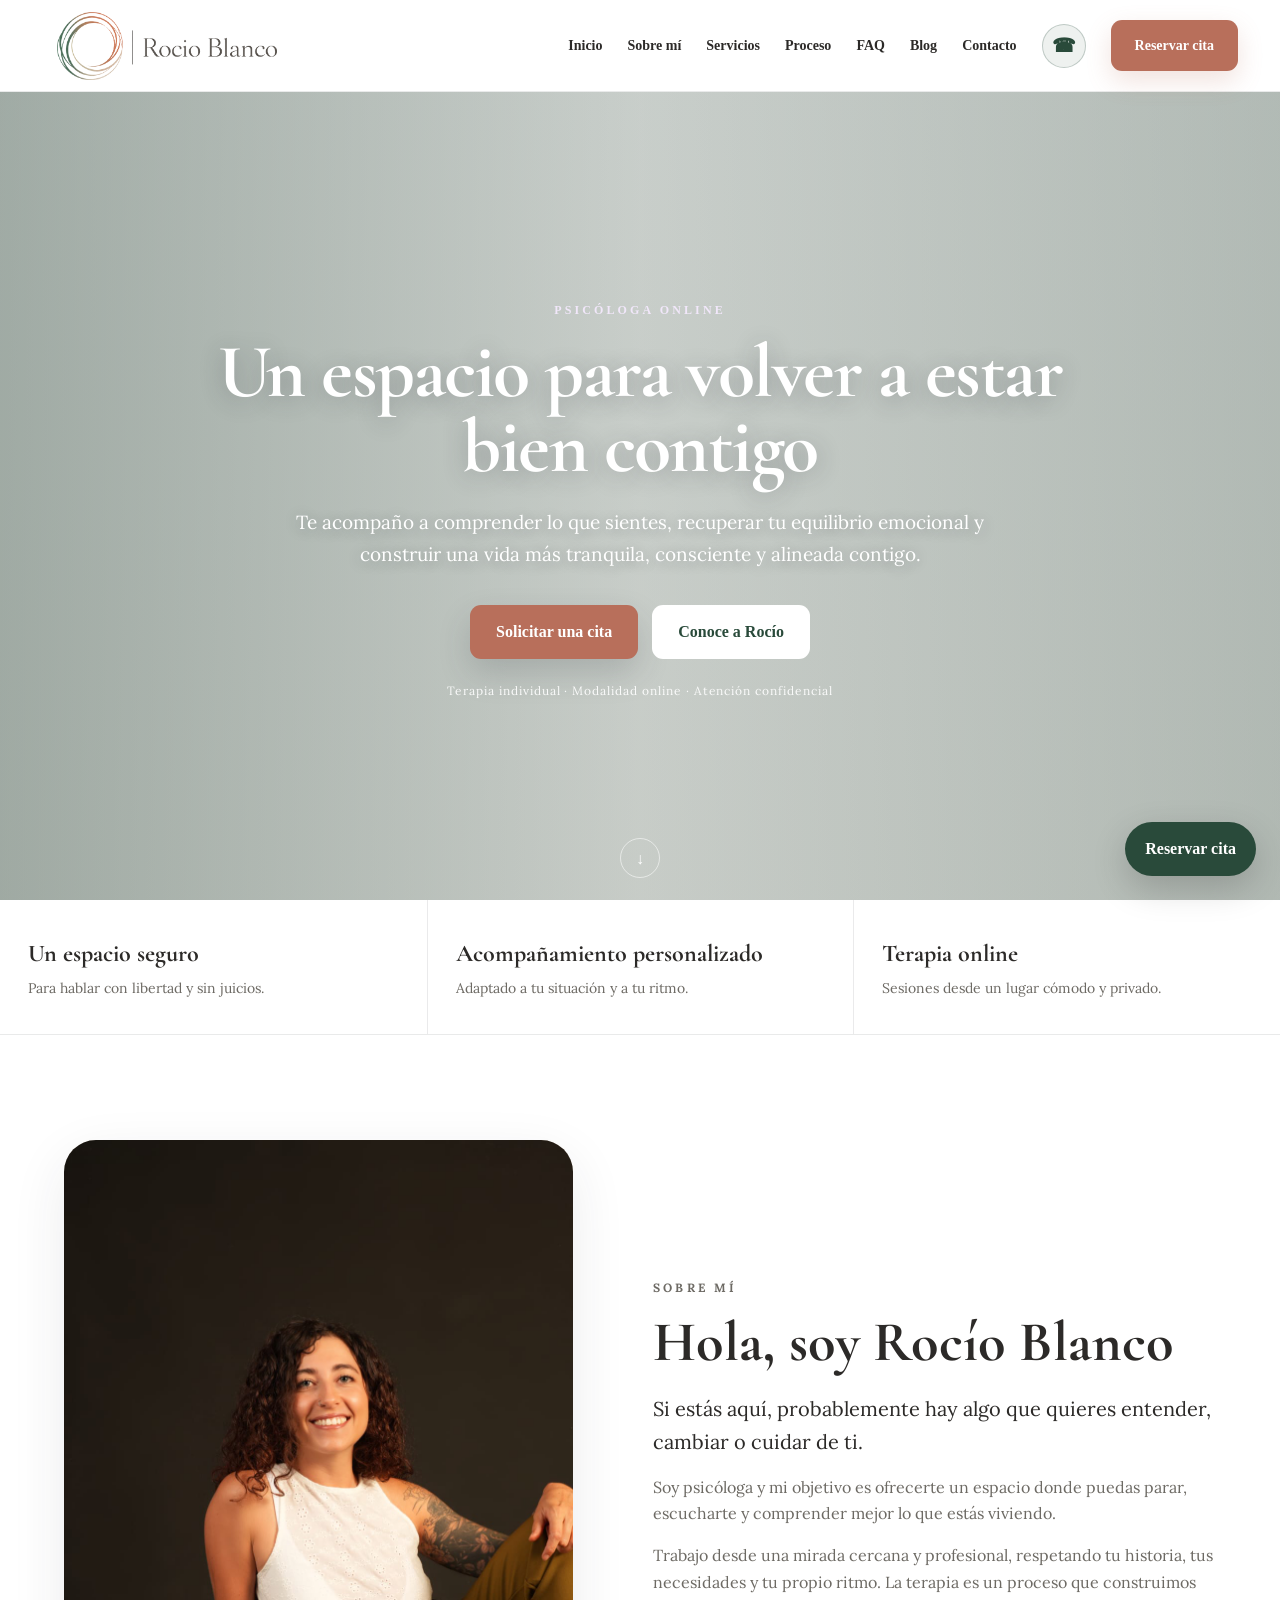
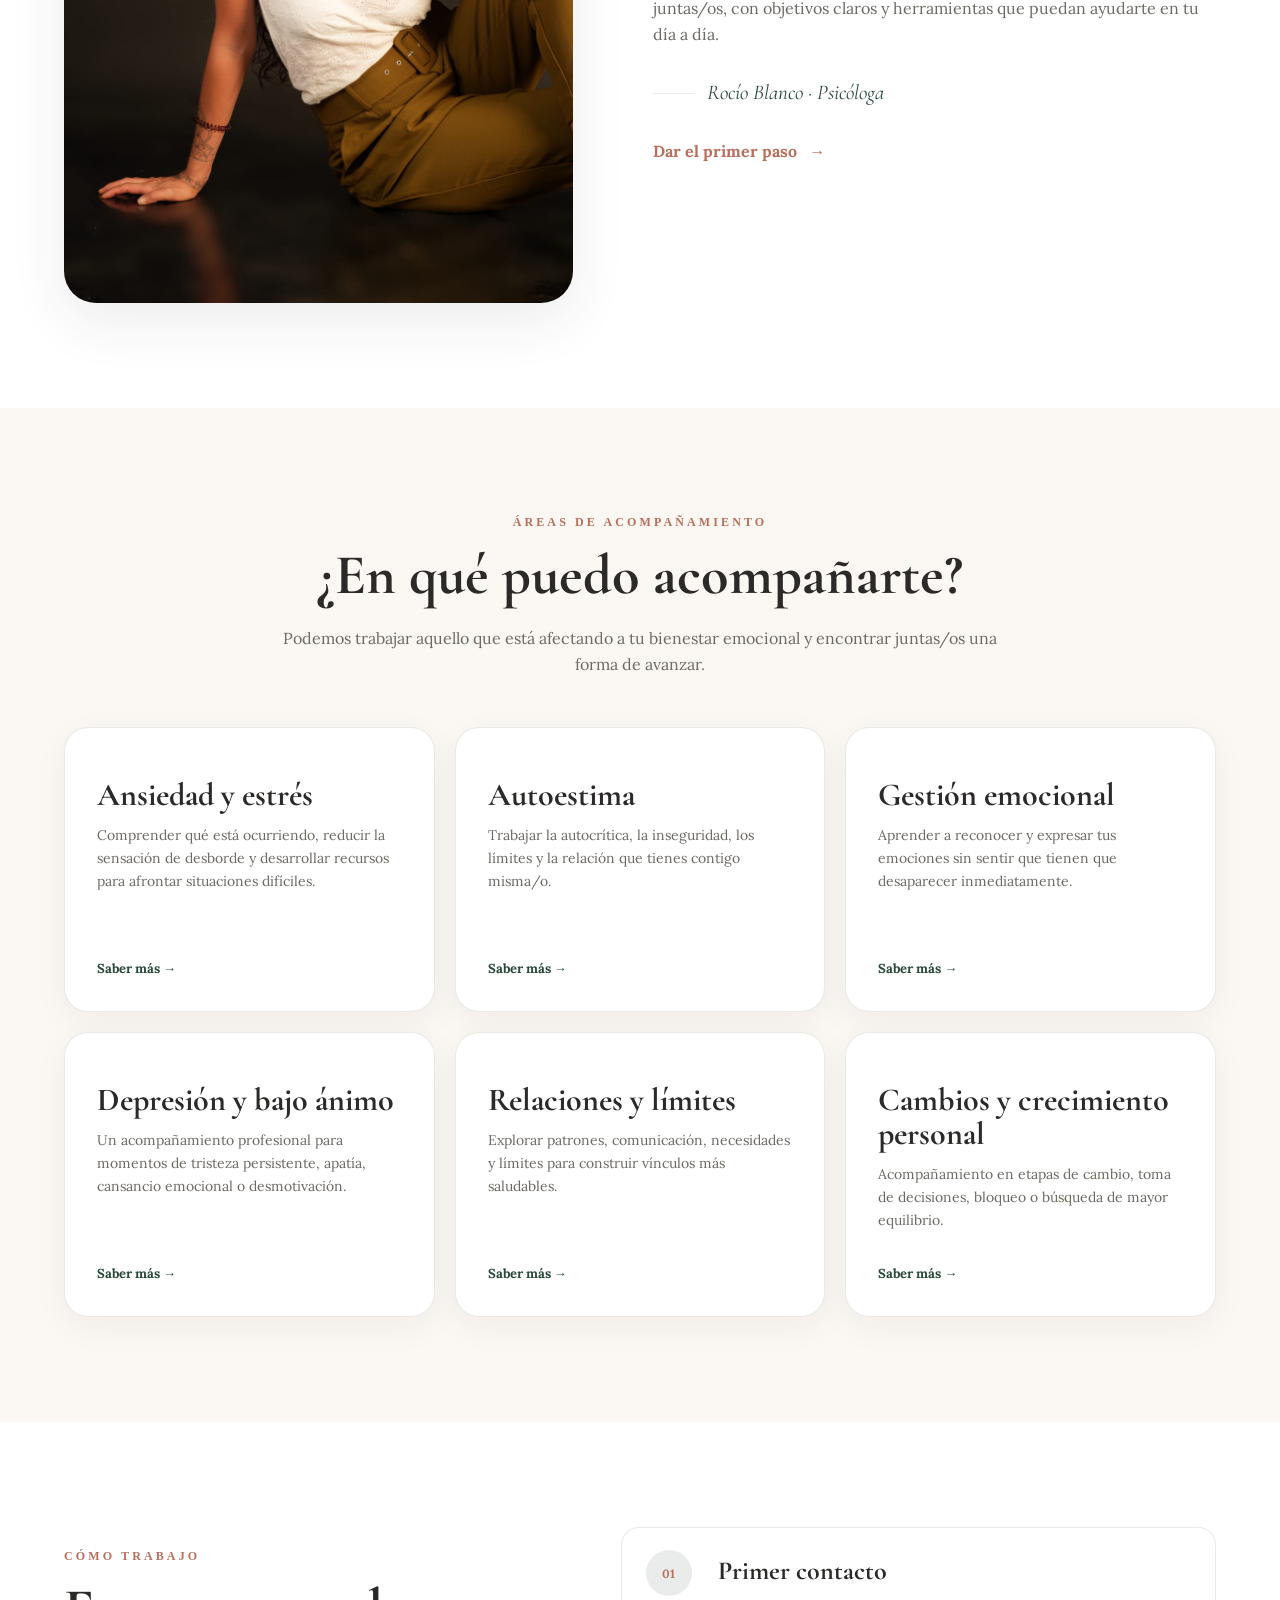
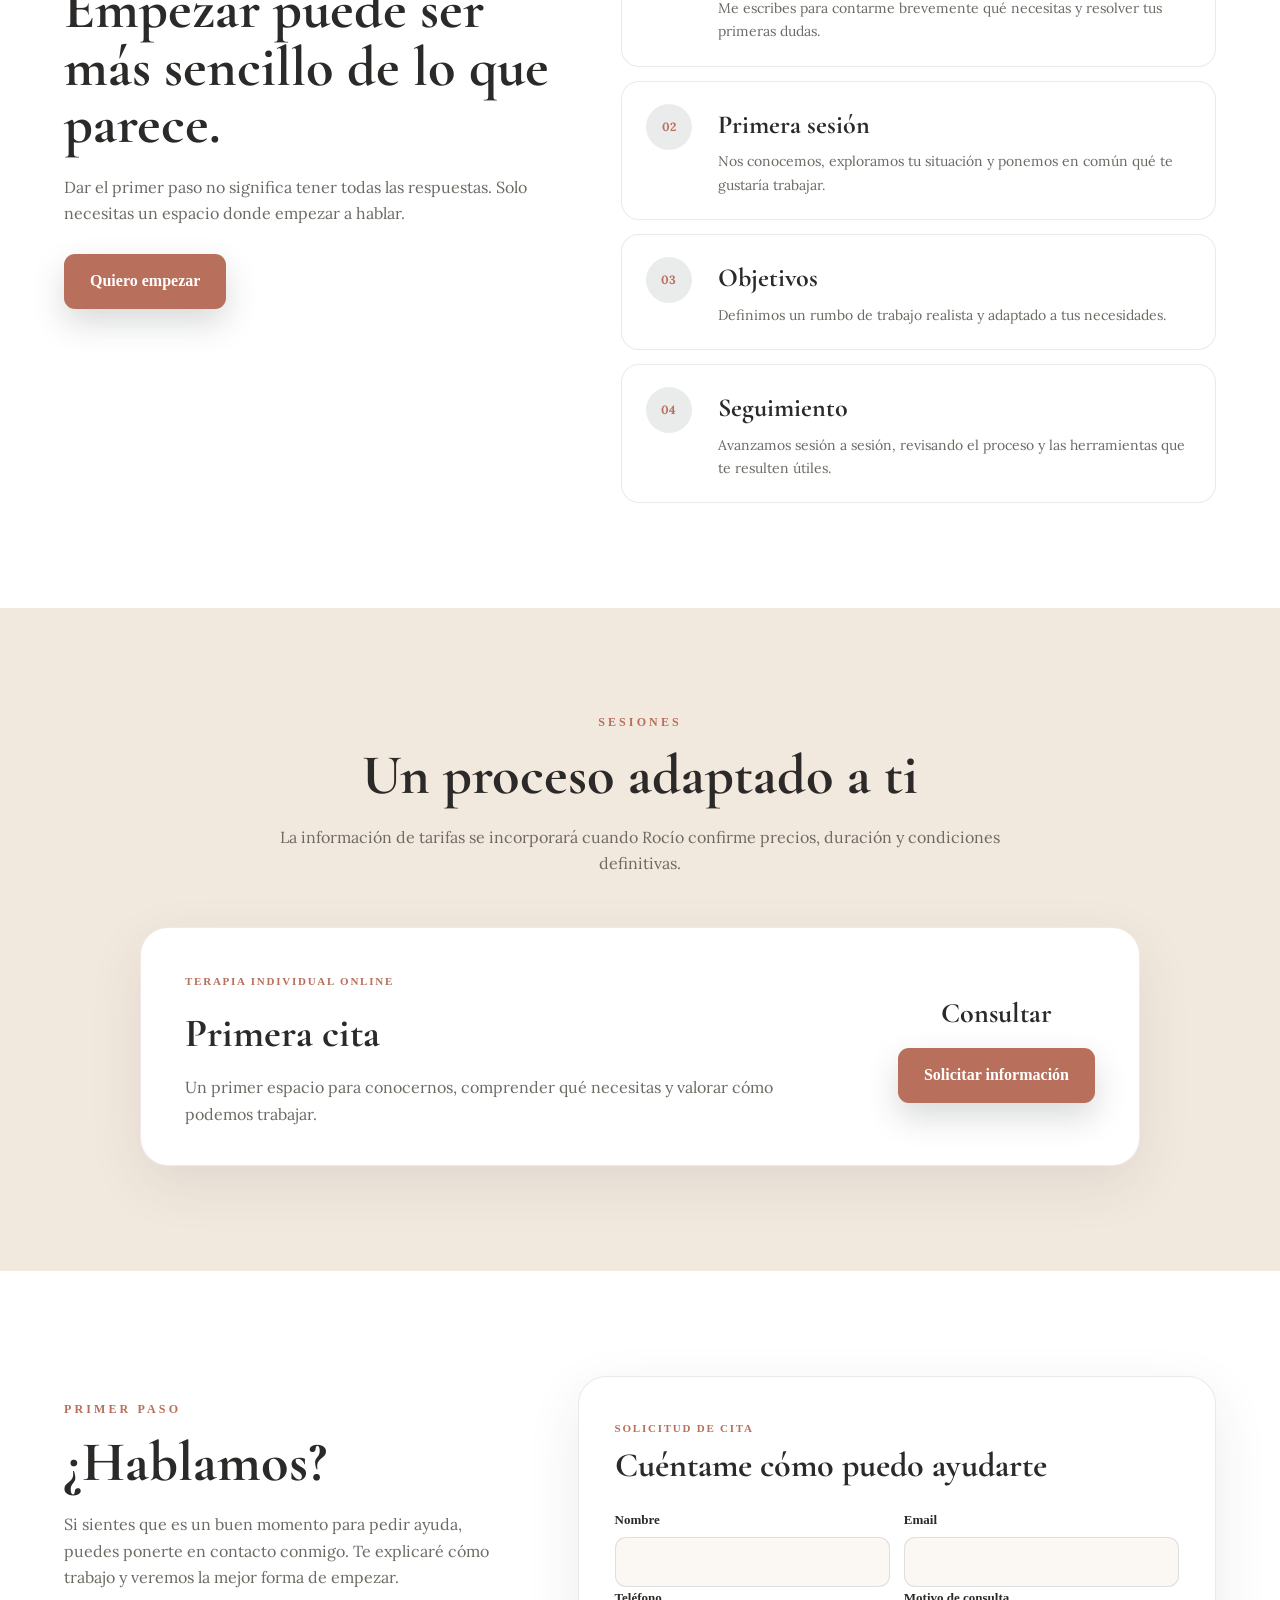
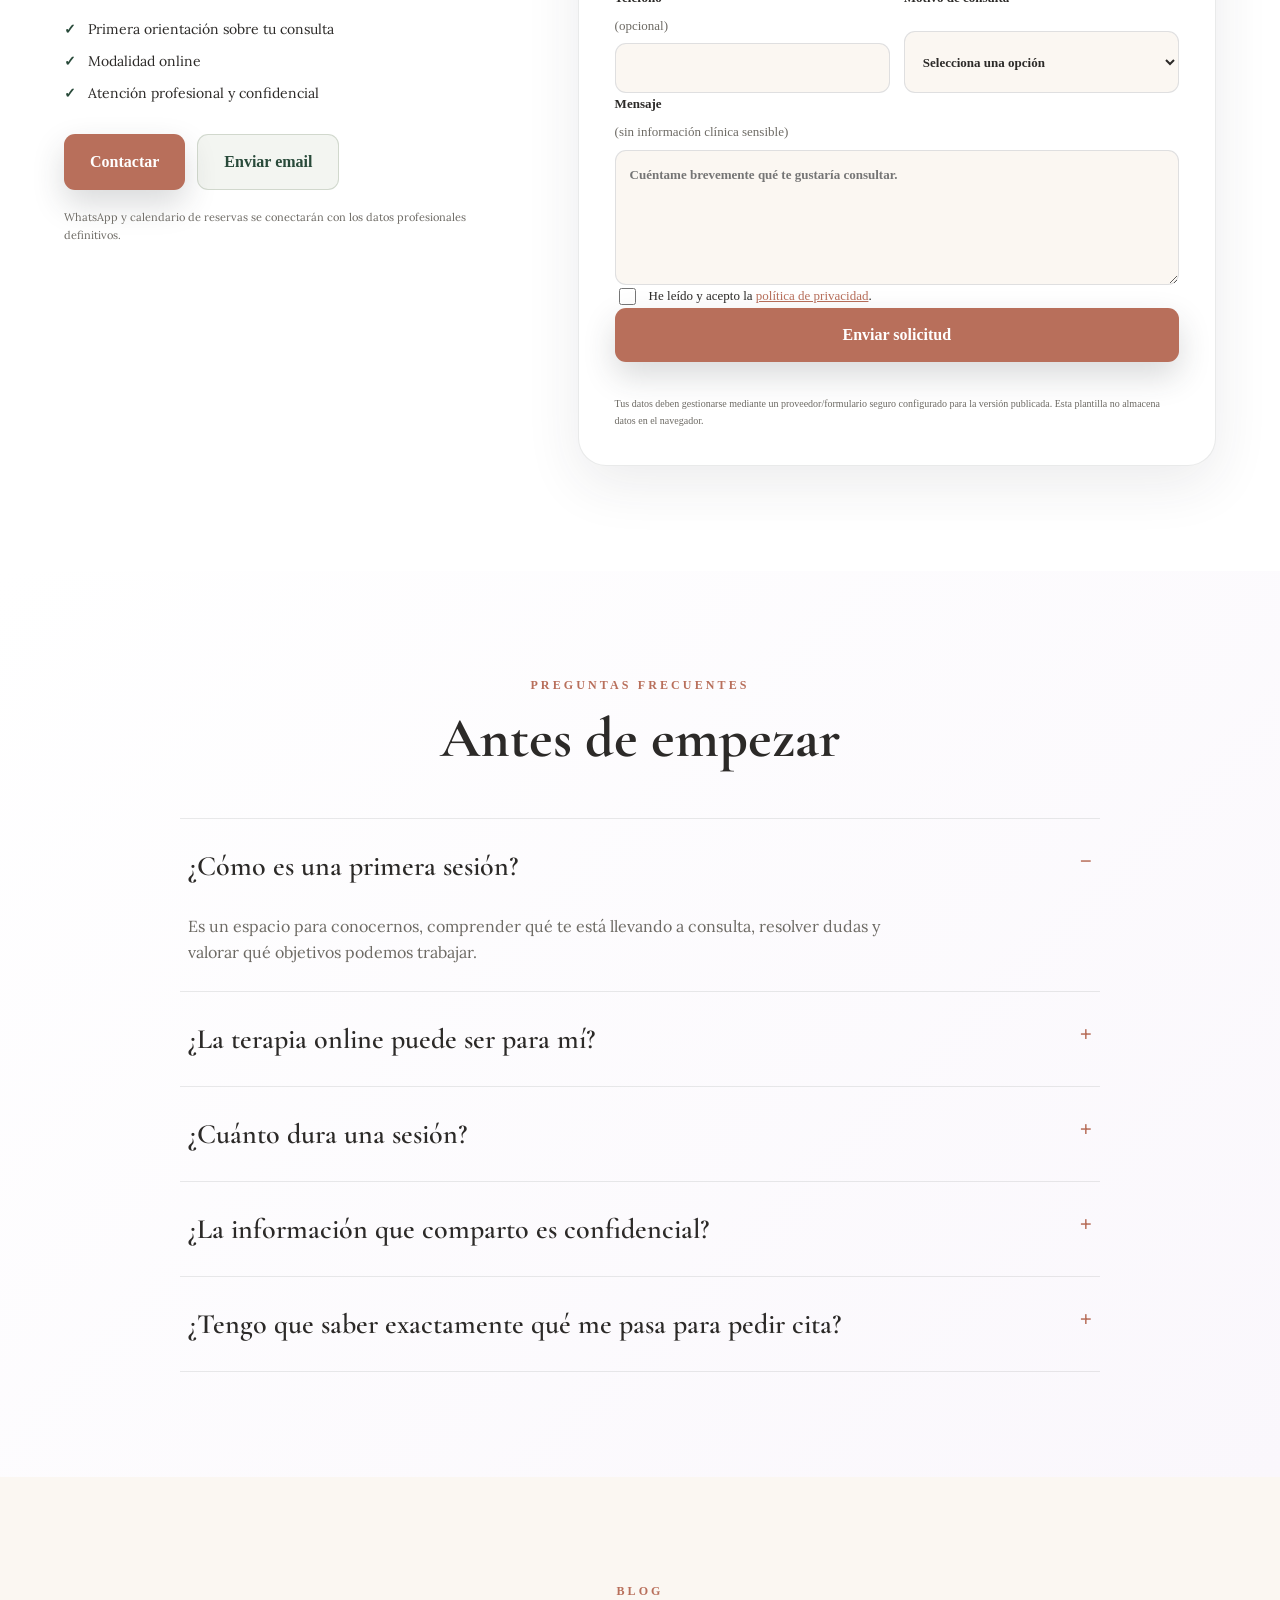
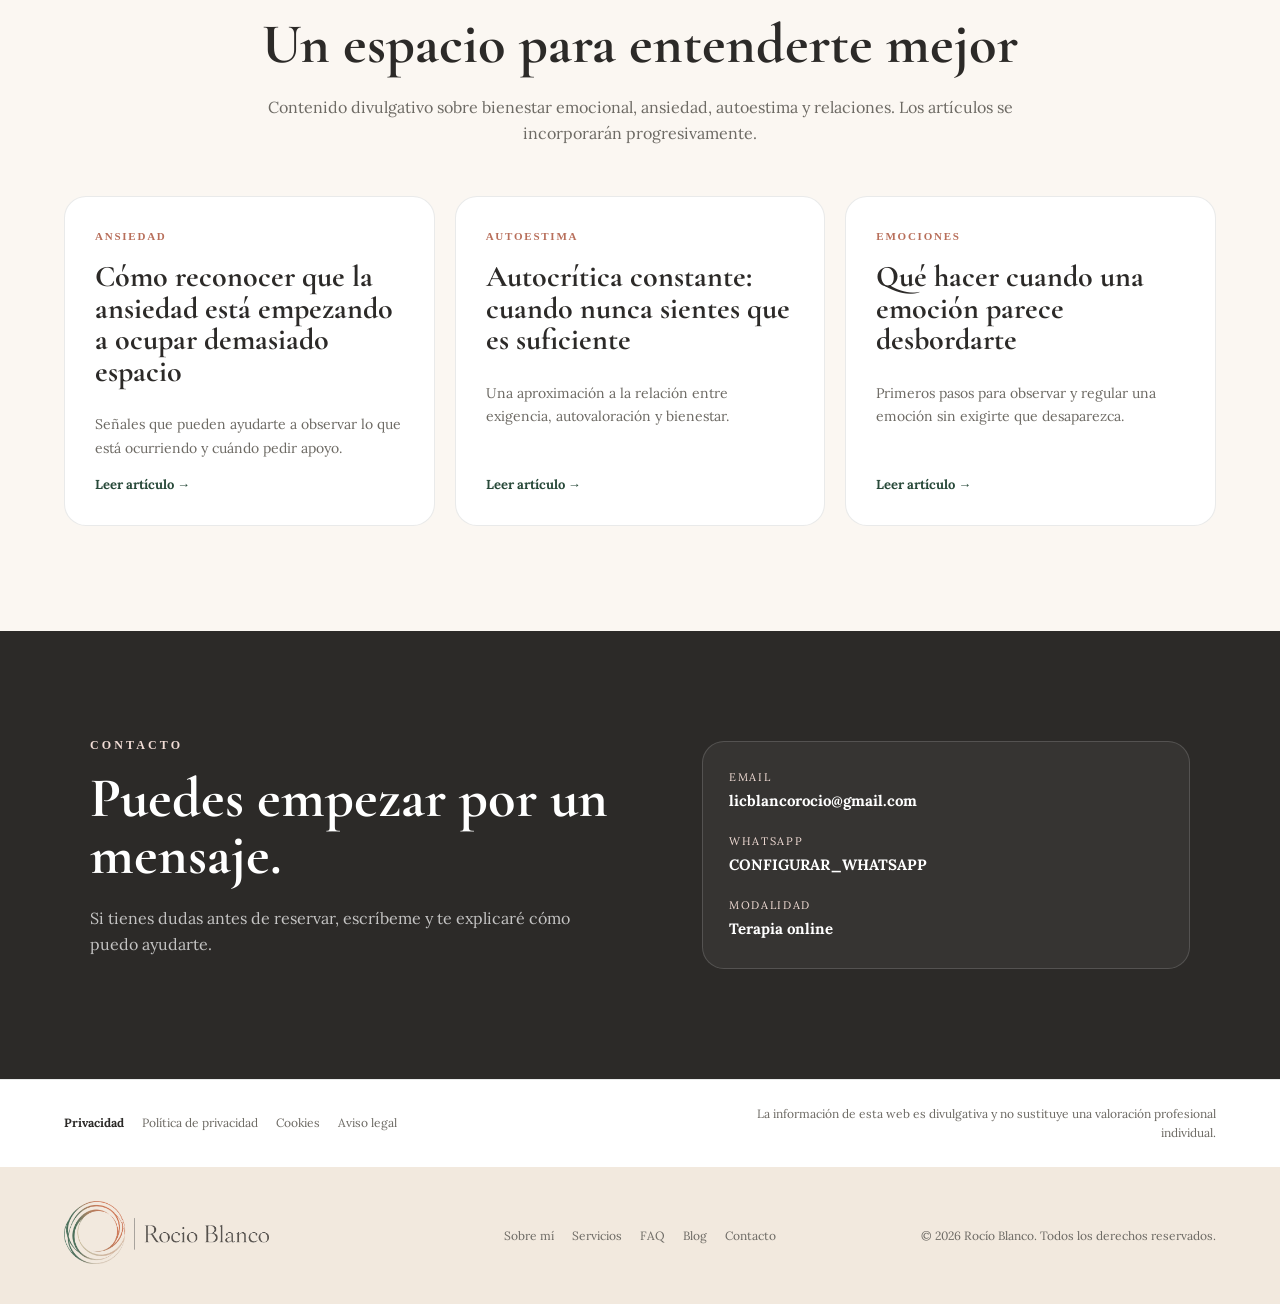
<file: v4/index.html>
<!doctype html>
<html lang="es">
<head>
  <meta charset="utf-8">
  <meta name="viewport" content="width=device-width, initial-scale=1">
  <meta name="theme-color" content="#B86F5B">
  <title>Rocío Blanco | Psicóloga online</title>
  <meta name="description" content="Rocío Blanco, psicóloga online. Un espacio profesional, cercano y confidencial para trabajar tu bienestar emocional, ansiedad, autoestima y gestión emocional.">
  <meta name="robots" content="index,follow">
  <link rel="canonical" href="https://licblancorocio.com/">
  <meta property="og:type" content="website">
  <meta property="og:title" content="Rocío Blanco | Psicóloga online">
  <meta property="og:description" content="Un espacio para volver a estar bien contigo.">
  <meta property="og:url" content="https://licblancorocio.com/">
  <meta property="og:image" content="assets/foto-rocio.jpeg">
  <link rel="icon" href="assets/logo-rocio-blanco.png">
  <link rel="preconnect" href="https://fonts.googleapis.com">
  <link rel="preconnect" href="https://fonts.gstatic.com" crossorigin>
  <link href="https://fonts.googleapis.com/css2?family=Cormorant+Garamond:wght@500;600;700&family=Lora:wght@400;500;600;700&display=swap" rel="stylesheet">
  <link rel="stylesheet" href="style.css">
  <script type="application/ld+json">
  {
    "@context":"https://schema.org",
    "@type":"Person",
    "name":"Rocío Blanco",
    "jobTitle":"Psicóloga",
    "url":"https://licblancorocio.com/",
    "image":"https://licblancorocio.com/assets/logo-rocio-blanco.png"
  }
  </script>
</head>
<body>
<a class="skip-link" href="#contenido">Saltar al contenido</a>
<header class="site-header" id="cabecera">
  <div class="header-inner">
    <a class="brand" href="#inicio" aria-label="Rocío Blanco Psicóloga, inicio">
      <img src="assets/logo-rocio-blanco.png" alt="Rocío Blanco" width="1461" height="451">
    </a>
    <button class="menu-toggle" type="button" aria-expanded="false" aria-controls="site-nav" aria-label="Abrir menú">
      <span></span><span></span><span></span>
    </button>
    <nav class="site-nav" id="site-nav" aria-label="Navegación principal">
      <a href="#inicio">Inicio</a>
      <a href="#sobre-mi">Sobre mí</a>
      <a href="#servicios">Servicios</a>
      <a href="#proceso">Proceso</a>
      <a href="#faq">FAQ</a>
      <a href="#blog">Blog</a>
      <a href="#contacto">Contacto</a>
      <a class="header-icon" href="#reserva" aria-label="Reservar una cita">☎</a>
      <a class="header-cta" href="#reserva">Reservar cita</a>
    </nav>
  </div>
</header>

<main id="contenido">
  <section class="hero" id="inicio" aria-labelledby="hero-title">
    <div class="hero-overlay"></div>
    <div class="hero-content">
      <p class="eyebrow eyebrow-light">PSICÓLOGA ONLINE</p>
      <h1 id="hero-title">Un espacio para volver a estar bien contigo</h1>
      <p class="hero-lead">Te acompaño a comprender lo que sientes, recuperar tu equilibrio emocional y construir una vida más tranquila, consciente y alineada contigo.</p>
      <div class="hero-actions">
        <a class="button button-primary" href="#reserva">Solicitar una cita</a>
        <a class="button button-light" href="#sobre-mi">Conoce a Rocío</a>
      </div>
      <p class="hero-note">Terapia individual · Modalidad online · Atención confidencial</p>
    </div>
    <a class="scroll-cue" href="#sobre-mi" aria-label="Continuar hacia la siguiente sección">↓</a>
  </section>

  <section class="trust" aria-label="Características de la atención">
    <div class="trust-item"><div><strong>Un espacio seguro</strong><p>Para hablar con libertad y sin juicios.</p></div></div>
    <div class="trust-item"><div><strong>Acompañamiento personalizado</strong><p>Adaptado a tu situación y a tu ritmo.</p></div></div>
    <div class="trust-item"><div><strong>Terapia online</strong><p>Sesiones desde un lugar cómodo y privado.</p></div></div>
  </section>

  <section class="section about" id="sobre-mi" aria-labelledby="about-title">
    <div class="about-photo photo-frame">
      <div class="photo-placeholder photo-rocio-real"><img src="assets/foto-rocio.jpeg" alt="Rocío Blanco, psicóloga" loading="lazy"></div>
    </div>
    <div class="about-copy">
      <p class="eyebrow">Sobre mí</p>
      <h2 id="about-title">Hola, soy Rocío Blanco</h2>
      <p class="lead">Si estás aquí, probablemente hay algo que quieres entender, cambiar o cuidar de ti.</p>
      <p>Soy psicóloga y mi objetivo es ofrecerte un espacio donde puedas parar, escucharte y comprender mejor lo que estás viviendo.</p>
      <p>Trabajo desde una mirada cercana y profesional, respetando tu historia, tus necesidades y tu propio ritmo. La terapia es un proceso que construimos juntas/os, con objetivos claros y herramientas que puedan ayudarte en tu día a día.</p>
      <div class="signature-line"><span></span><em>Rocío Blanco · Psicóloga</em></div>
      <a class="text-link" href="#reserva">Dar el primer paso <span>→</span></a>
    </div>
  </section>

  <section class="section services" id="servicios" aria-labelledby="services-title">
    <div class="section-heading centered">
      <p class="eyebrow">Áreas de acompañamiento</p>
      <h2 id="services-title">¿En qué puedo acompañarte?</h2>
      <p>Podemos trabajar aquello que está afectando a tu bienestar emocional y encontrar juntas/os una forma de avanzar.</p>
    </div>
    <div class="service-grid">
      <article class="service-card"><h3>Ansiedad y estrés</h3><p>Comprender qué está ocurriendo, reducir la sensación de desborde y desarrollar recursos para afrontar situaciones difíciles.</p><a href="#reserva" aria-label="Consultar sobre ansiedad y estrés">Saber más →</a></article>
      <article class="service-card"><h3>Autoestima</h3><p>Trabajar la autocrítica, la inseguridad, los límites y la relación que tienes contigo misma/o.</p><a href="#reserva" aria-label="Consultar sobre autoestima">Saber más →</a></article>
      <article class="service-card"><h3>Gestión emocional</h3><p>Aprender a reconocer y expresar tus emociones sin sentir que tienen que desaparecer inmediatamente.</p><a href="#reserva" aria-label="Consultar sobre gestión emocional">Saber más →</a></article>
      <article class="service-card"><h3>Depresión y bajo ánimo</h3><p>Un acompañamiento profesional para momentos de tristeza persistente, apatía, cansancio emocional o desmotivación.</p><a href="#reserva" aria-label="Consultar sobre depresión y bajo ánimo">Saber más →</a></article>
      <article class="service-card"><h3>Relaciones y límites</h3><p>Explorar patrones, comunicación, necesidades y límites para construir vínculos más saludables.</p><a href="#reserva" aria-label="Consultar sobre relaciones y límites">Saber más →</a></article>
      <article class="service-card"><h3>Cambios y crecimiento personal</h3><p>Acompañamiento en etapas de cambio, toma de decisiones, bloqueo o búsqueda de mayor equilibrio.</p><a href="#reserva" aria-label="Consultar sobre crecimiento personal">Saber más →</a></article>
    </div>
  </section>

  <section class="section process" id="proceso" aria-labelledby="process-title">
    <div class="process-panel">
      <p class="eyebrow">Cómo trabajo</p>
      <h2 id="process-title">Empezar puede ser más sencillo de lo que parece.</h2>
      <p>Dar el primer paso no significa tener todas las respuestas. Solo necesitas un espacio donde empezar a hablar.</p>
      <a class="button button-primary" href="#reserva">Quiero empezar</a>
    </div>
    <div class="process-steps">
      <article><span>01</span><div><h3>Primer contacto</h3><p>Me escribes para contarme brevemente qué necesitas y resolver tus primeras dudas.</p></div></article>
      <article><span>02</span><div><h3>Primera sesión</h3><p>Nos conocemos, exploramos tu situación y ponemos en común qué te gustaría trabajar.</p></div></article>
      <article><span>03</span><div><h3>Objetivos</h3><p>Definimos un rumbo de trabajo realista y adaptado a tus necesidades.</p></div></article>
      <article><span>04</span><div><h3>Seguimiento</h3><p>Avanzamos sesión a sesión, revisando el proceso y las herramientas que te resulten útiles.</p></div></article>
    </div>
  </section>

  <section class="section pricing" id="tarifas" aria-labelledby="pricing-title">
    <div class="section-heading centered"><p class="eyebrow">Sesiones</p><h2 id="pricing-title">Un proceso adaptado a ti</h2><p>La información de tarifas se incorporará cuando Rocío confirme precios, duración y condiciones definitivas.</p></div>
    <div class="pricing-card">
      <div><span class="pricing-label">Terapia individual online</span><h3>Primera cita</h3><p>Un primer espacio para conocernos, comprender qué necesitas y valorar cómo podemos trabajar.</p></div>
      <div class="pricing-action"><strong>Consultar</strong><a class="button button-primary" href="#reserva">Solicitar información</a></div>
    </div>
  </section>

  <section class="section booking" id="reserva" aria-labelledby="booking-title">
    <div class="booking-copy">
      <p class="eyebrow">Primer paso</p>
      <h2 id="booking-title">¿Hablamos?</h2>
      <p>Si sientes que es un buen momento para pedir ayuda, puedes ponerte en contacto conmigo. Te explicaré cómo trabajo y veremos la mejor forma de empezar.</p>
      <div class="booking-points"><p><span>✓</span> Primera orientación sobre tu consulta</p><p><span>✓</span> Modalidad online</p><p><span>✓</span> Atención profesional y confidencial</p></div>
      <div class="contact-actions">
        <a class="button button-primary" href="#contacto">Contactar</a>
        <a class="button button-soft" href="mailto:licblancorocio@gmail.com">Enviar email</a>
      </div>
      <p class="config-note">WhatsApp y calendario de reservas se conectarán con los datos profesionales definitivos.</p>
    </div>
    <div class="booking-card">
      <span class="card-kicker">SOLICITUD DE CITA</span>
      <h3>Cuéntame cómo puedo ayudarte</h3>
      <form id="contactForm" novalidate>
        <div class="field-row"><label>Nombre<input type="text" name="nombre" autocomplete="name" required></label><label>Email<input type="email" name="email" autocomplete="email" required></label></div>
        <div class="field-row"><label>Teléfono <span class="optional">(opcional)</span><input type="tel" name="telefono" autocomplete="tel"></label><label>Motivo de consulta<select name="motivo" required><option value="">Selecciona una opción</option><option>Ansiedad y estrés</option><option>Autoestima</option><option>Gestión emocional</option><option>Depresión y bajo ánimo</option><option>Relaciones y límites</option><option>Otro</option></select></label></div>
        <label>Mensaje <span class="optional">(sin información clínica sensible)</span><textarea name="mensaje" rows="5" maxlength="1000" placeholder="Cuéntame brevemente qué te gustaría consultar."></textarea></label>
        <label class="consent"><input type="checkbox" name="consentimiento" required><span>He leído y acepto la <a href="privacidad.html">política de privacidad</a>.</span></label>
        <button class="button button-primary button-full" type="submit">Enviar solicitud</button>
        <p class="form-status" id="formStatus" role="status" aria-live="polite"></p>
      </form>
      <p class="form-security">Tus datos deben gestionarse mediante un proveedor/formulario seguro configurado para la versión publicada. Esta plantilla no almacena datos en el navegador.</p>
    </div>
  </section>

  <section class="section faq" id="faq" aria-labelledby="faq-title">
    <div class="section-heading centered"><p class="eyebrow">Preguntas frecuentes</p><h2 id="faq-title">Antes de empezar</h2></div>
    <div class="faq-list">
      <details open><summary>¿Cómo es una primera sesión?</summary><p>Es un espacio para conocernos, comprender qué te está llevando a consulta, resolver dudas y valorar qué objetivos podemos trabajar.</p></details>
      <details><summary>¿La terapia online puede ser para mí?</summary><p>La modalidad online permite realizar las sesiones desde un espacio privado y tranquilo. En la primera conversación podemos valorar si esta modalidad encaja contigo.</p></details>
      <details><summary>¿Cuánto dura una sesión?</summary><p>La duración exacta se indicará en las condiciones de servicio antes de la reserva.</p></details>
      <details><summary>¿La información que comparto es confidencial?</summary><p>La atención psicológica se desarrolla con los deberes de confidencialidad profesional y de acuerdo con la normativa aplicable. Consulta la política de privacidad para conocer cómo se gestionan los datos de la web.</p></details>
      <details><summary>¿Tengo que saber exactamente qué me pasa para pedir cita?</summary><p>No. Puedes comenzar simplemente explicando qué estás notando o qué situación te preocupa. La primera sesión ayuda a ordenar esa información.</p></details>
    </div>
  </section>

  <section class="section blog" id="blog" aria-labelledby="blog-title">
    <div class="section-heading centered"><p class="eyebrow">Blog</p><h2 id="blog-title">Un espacio para entenderte mejor</h2><p>Contenido divulgativo sobre bienestar emocional, ansiedad, autoestima y relaciones. Los artículos se incorporarán progresivamente.</p></div>
    <div class="article-grid">
      <article class="article-card"><span>Ansiedad</span><h3>Cómo reconocer que la ansiedad está empezando a ocupar demasiado espacio</h3><p>Señales que pueden ayudarte a observar lo que está ocurriendo y cuándo pedir apoyo.</p><a href="blog.html">Leer artículo →</a></article>
      <article class="article-card"><span>Autoestima</span><h3>Autocrítica constante: cuando nunca sientes que es suficiente</h3><p>Una aproximación a la relación entre exigencia, autovaloración y bienestar.</p><a href="blog.html">Leer artículo →</a></article>
      <article class="article-card"><span>Emociones</span><h3>Qué hacer cuando una emoción parece desbordarte</h3><p>Primeros pasos para observar y regular una emoción sin exigirte que desaparezca.</p><a href="blog.html">Leer artículo →</a></article>
    </div>
  </section>

  <section class="section contact" id="contacto" aria-labelledby="contact-title">
    <div class="contact-inner">
      <div><p class="eyebrow">Contacto</p><h2 id="contact-title">Puedes empezar por un mensaje.</h2><p>Si tienes dudas antes de reservar, escríbeme y te explicaré cómo puedo ayudarte.</p></div>
      <div class="contact-box"><div><span>Email</span><strong>licblancorocio@gmail.com</strong></div><div><span>WhatsApp</span><strong>CONFIGURAR_WHATSAPP</strong></div><div><span>Modalidad</span><strong>Terapia online</strong></div></div>
    </div>
  </section>

  <section class="legal-strip" aria-label="Información legal"><div><span>Privacidad</span><a href="privacidad.html">Política de privacidad</a><a href="cookies.html">Cookies</a><a href="aviso-legal.html">Aviso legal</a></div><p>La información de esta web es divulgativa y no sustituye una valoración profesional individual.</p></section>
</main>

<footer class="site-footer">
  <div class="footer-brand"><img src="assets/logo-rocio-blanco.png" alt="Rocío Blanco" width="1461" height="451"></div>
  <div class="footer-nav"><a href="#sobre-mi">Sobre mí</a><a href="#servicios">Servicios</a><a href="#faq">FAQ</a><a href="#blog">Blog</a><a href="#contacto">Contacto</a></div>
  <p>© <span id="year"></span> Rocío Blanco. Todos los derechos reservados.</p>
</footer>

<a class="floating-contact" href="#reserva" aria-label="Solicitar una cita">Reservar cita</a>
<script src="script.js" defer></script>
</body>
</html>
</file>
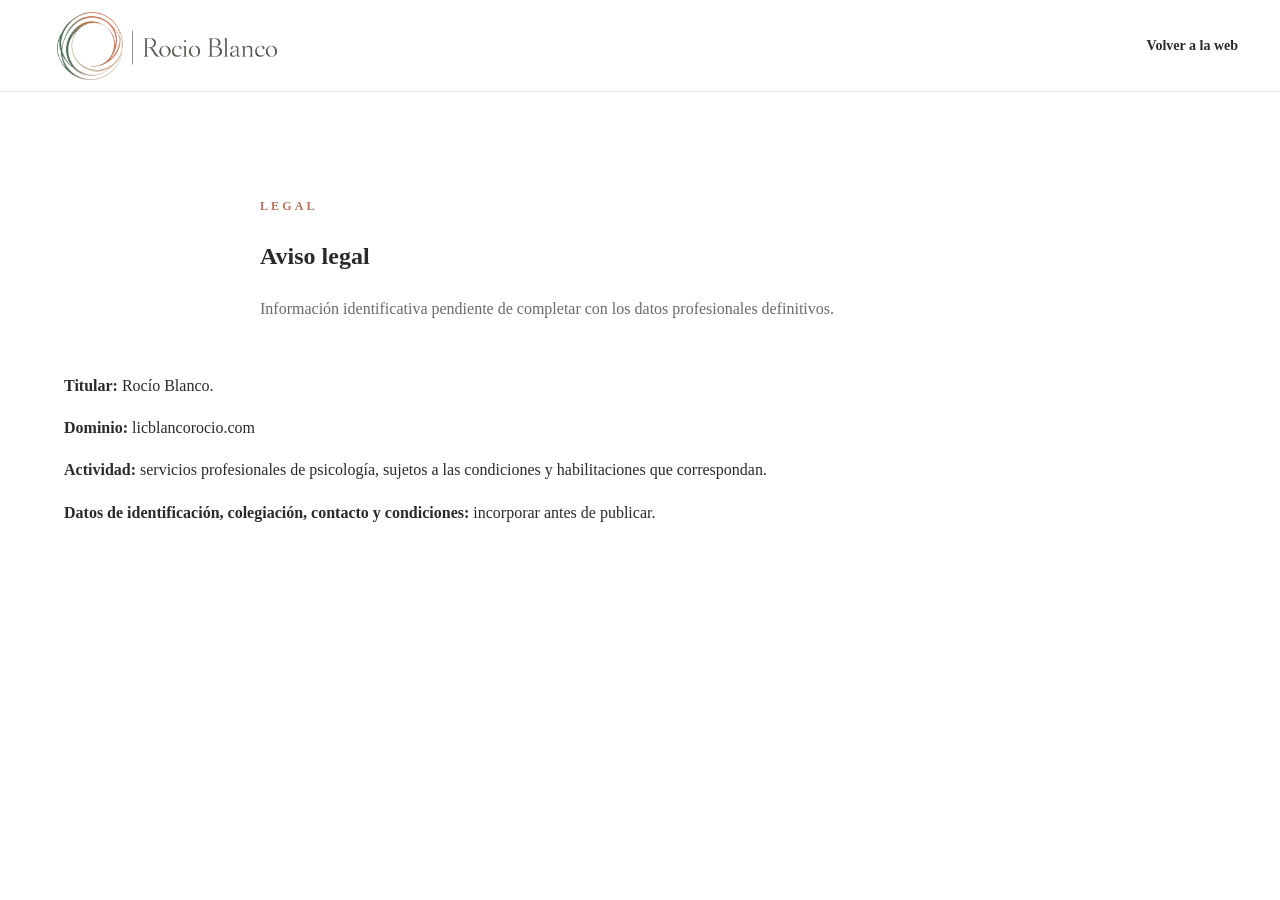
<file: v4/aviso-legal.html>
<!doctype html><html lang="es"><head><meta charset="utf-8"><meta name="viewport" content="width=device-width,initial-scale=1"><title>Aviso legal | Rocío Blanco</title><meta name="robots" content="noindex"><link rel="stylesheet" href="style.css"><link rel="icon" href="assets/logo-rocio-blanco.png"></head><body><header class="site-header"><div class="header-inner"><a class="brand" href="index.html"><img src="assets/logo-rocio-blanco.png" alt="Rocío Blanco — Psicóloga"></a><nav class="site-nav" style="display:flex"><a href="index.html">Volver a la web</a></nav></div></header><main><section class="section legal"><div class="section-heading"><p class="eyebrow">Legal</p><h1>Aviso legal</h1><p>Información identificativa pendiente de completar con los datos profesionales definitivos.</p></div><div class="legal-card"><p><strong>Titular:</strong> Rocío Blanco.</p><p><strong>Dominio:</strong> licblancorocio.com</p><p><strong>Actividad:</strong> servicios profesionales de psicología, sujetos a las condiciones y habilitaciones que correspondan.</p><p><strong>Datos de identificación, colegiación, contacto y condiciones:</strong> incorporar antes de publicar.</p></div></section></main></body></html>
</file>
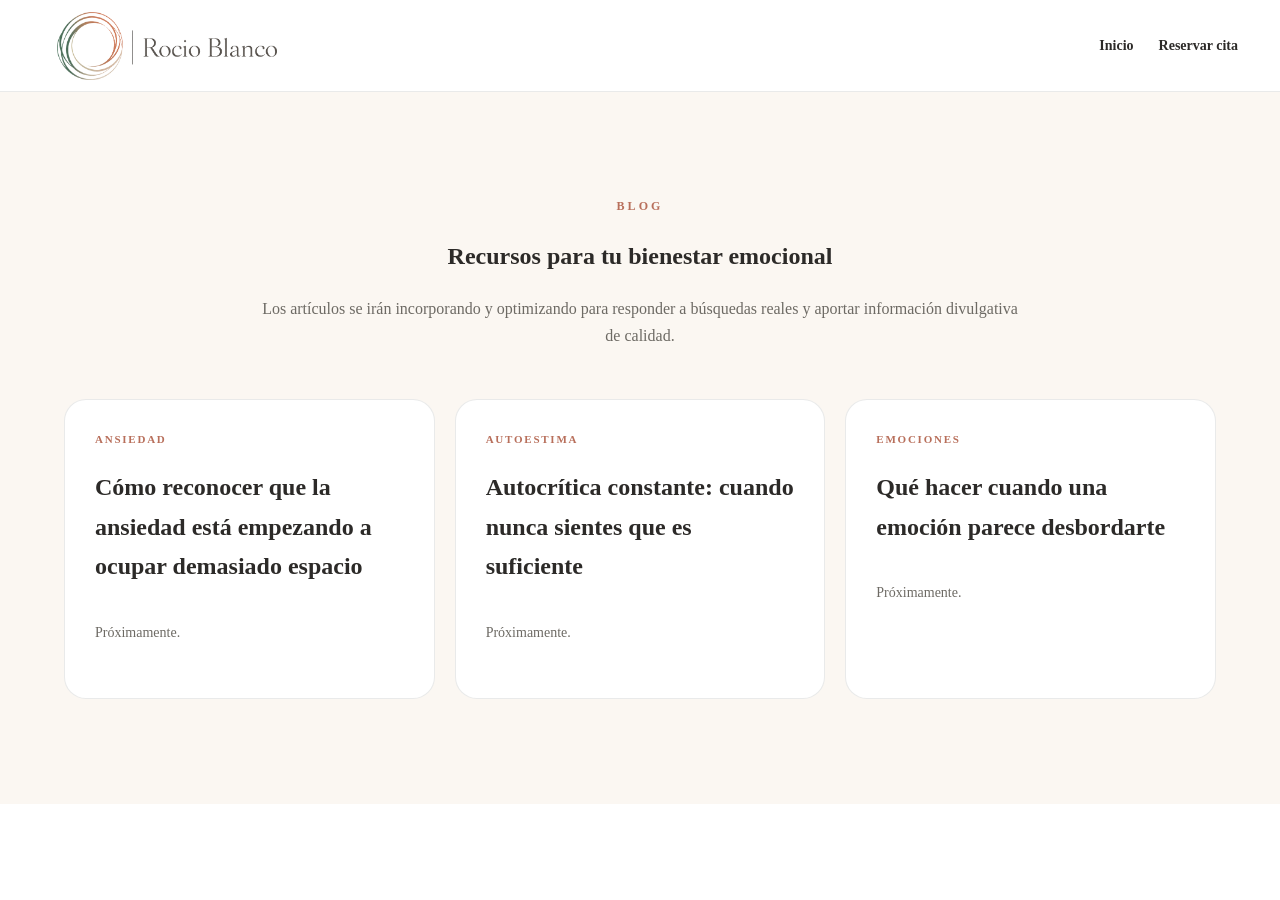
<file: v4/blog.html>
<!doctype html><html lang="es"><head><meta charset="utf-8"><meta name="viewport" content="width=device-width,initial-scale=1"><title>Blog | Rocío Blanco Psicóloga</title><meta name="description" content="Artículos divulgativos sobre bienestar emocional, ansiedad, autoestima y relaciones."><link rel="stylesheet" href="style.css"><link rel="icon" href="assets/logo-rocio-blanco.png"></head><body><header class="site-header"><div class="header-inner"><a class="brand" href="index.html"><img src="assets/logo-rocio-blanco.png" alt="Rocío Blanco — Psicóloga"></a><nav class="site-nav" style="display:flex"><a href="index.html">Inicio</a><a href="index.html#reserva">Reservar cita</a></nav></div></header><main><section class="section blog"><div class="section-heading centered"><p class="eyebrow">Blog</p><h1>Recursos para tu bienestar emocional</h1><p>Los artículos se irán incorporando y optimizando para responder a búsquedas reales y aportar información divulgativa de calidad.</p></div><div class="article-grid"><article class="article-card"><span>Ansiedad</span><h2>Cómo reconocer que la ansiedad está empezando a ocupar demasiado espacio</h2><p>Próximamente.</p></article><article class="article-card"><span>Autoestima</span><h2>Autocrítica constante: cuando nunca sientes que es suficiente</h2><p>Próximamente.</p></article><article class="article-card"><span>Emociones</span><h2>Qué hacer cuando una emoción parece desbordarte</h2><p>Próximamente.</p></article></div></section></main></body></html>
</file>
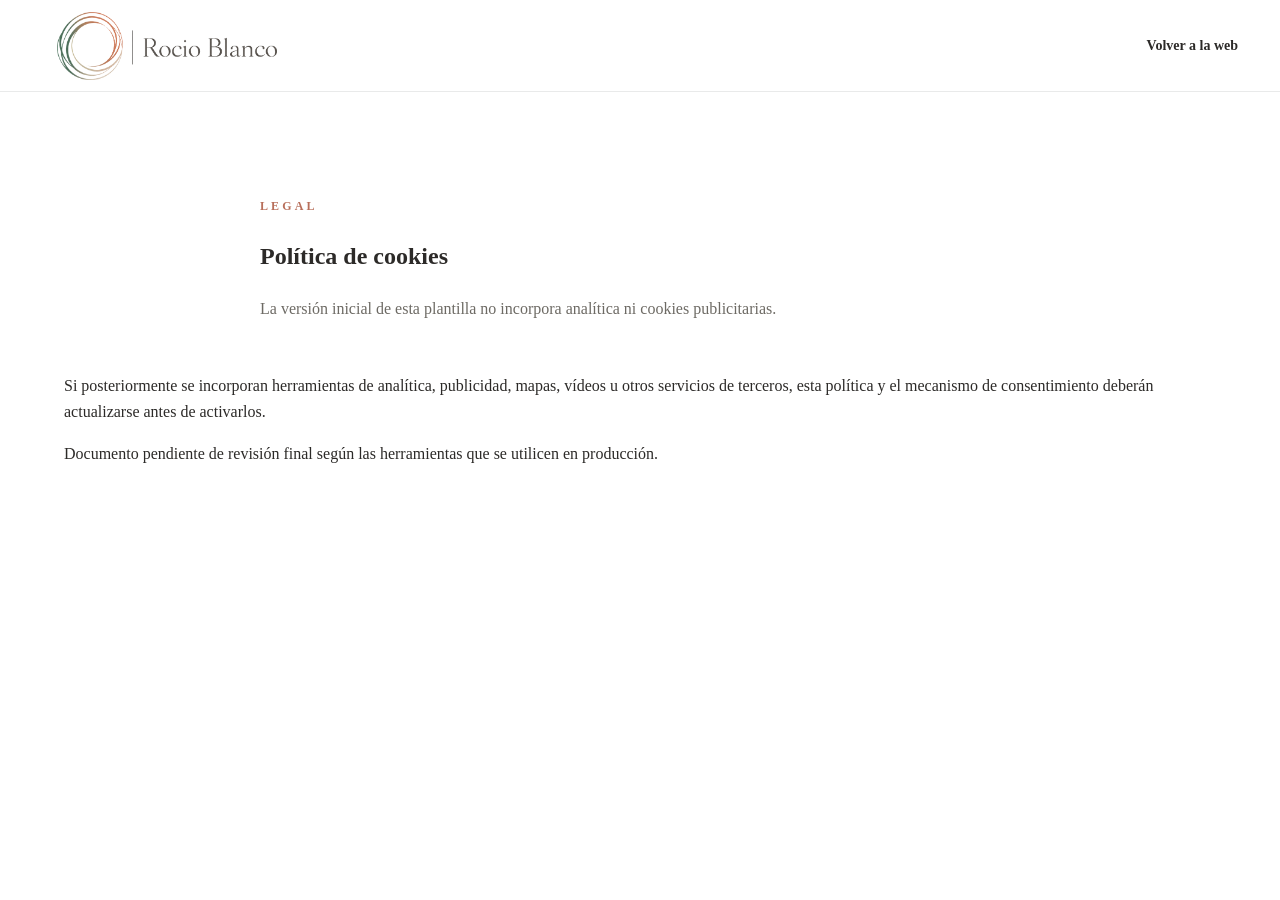
<file: v4/cookies.html>
<!doctype html><html lang="es"><head><meta charset="utf-8"><meta name="viewport" content="width=device-width,initial-scale=1"><title>Política de cookies | Rocío Blanco</title><meta name="robots" content="noindex"><link rel="stylesheet" href="style.css"><link rel="icon" href="assets/logo-rocio-blanco.png"></head><body><header class="site-header"><div class="header-inner"><a class="brand" href="index.html"><img src="assets/logo-rocio-blanco.png" alt="Rocío Blanco — Psicóloga"></a><nav class="site-nav" style="display:flex"><a href="index.html">Volver a la web</a></nav></div></header><main><section class="section legal"><div class="section-heading"><p class="eyebrow">Legal</p><h1>Política de cookies</h1><p>La versión inicial de esta plantilla no incorpora analítica ni cookies publicitarias.</p></div><div class="legal-card"><p>Si posteriormente se incorporan herramientas de analítica, publicidad, mapas, vídeos u otros servicios de terceros, esta política y el mecanismo de consentimiento deberán actualizarse antes de activarlos.</p><p>Documento pendiente de revisión final según las herramientas que se utilicen en producción.</p></div></section></main></body></html>
</file>
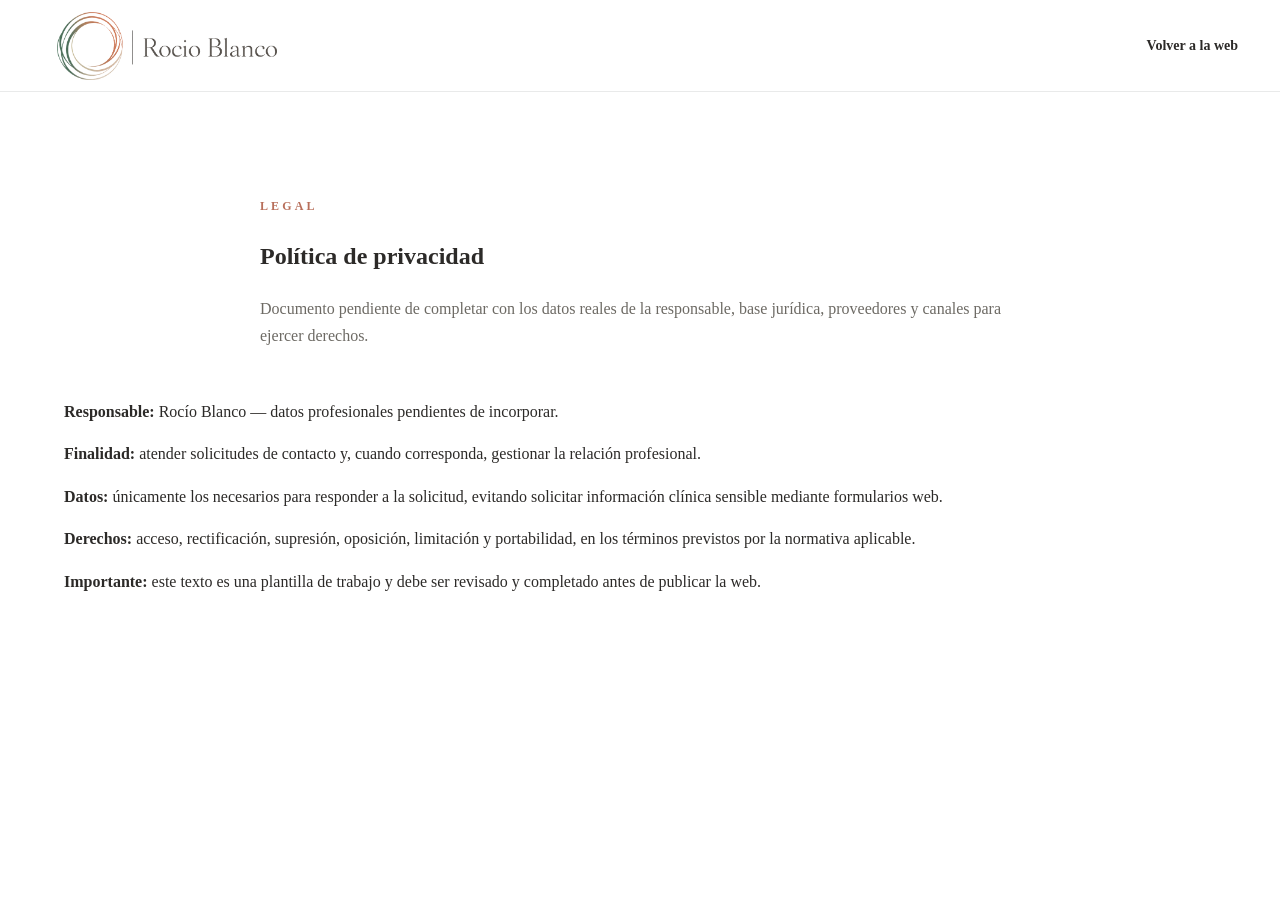
<file: v4/privacidad.html>
<!doctype html><html lang="es"><head><meta charset="utf-8"><meta name="viewport" content="width=device-width,initial-scale=1"><title>Política de privacidad | Rocío Blanco</title><meta name="robots" content="noindex"><link rel="stylesheet" href="style.css"><link rel="icon" href="assets/logo-rocio-blanco.png"></head><body><header class="site-header"><div class="header-inner"><a class="brand" href="index.html"><img src="assets/logo-rocio-blanco.png" alt="Rocío Blanco — Psicóloga"></a><nav class="site-nav" style="display:flex"><a href="index.html">Volver a la web</a></nav></div></header><main><section class="section legal"><div class="section-heading"><p class="eyebrow">Legal</p><h1>Política de privacidad</h1><p>Documento pendiente de completar con los datos reales de la responsable, base jurídica, proveedores y canales para ejercer derechos.</p></div><div class="legal-card"><p><strong>Responsable:</strong> Rocío Blanco — datos profesionales pendientes de incorporar.</p><p><strong>Finalidad:</strong> atender solicitudes de contacto y, cuando corresponda, gestionar la relación profesional.</p><p><strong>Datos:</strong> únicamente los necesarios para responder a la solicitud, evitando solicitar información clínica sensible mediante formularios web.</p><p><strong>Derechos:</strong> acceso, rectificación, supresión, oposición, limitación y portabilidad, en los términos previstos por la normativa aplicable.</p><p><strong>Importante:</strong> este texto es una plantilla de trabajo y debe ser revisado y completado antes de publicar la web.</p></div></section></main></body></html>
</file>
<file: v4/style.css>
:root{--forest:#294A3A;--forest-dark:#1F3A2D;--forest-soft:#E6EEE8;--terracotta:#B86F5B;--terracotta-dark:#9D5948;--terracotta-soft:#F2DDD6;--beige:#F2E9DE;--cream:#FBF7F2;--text:#2C2A28;--muted:#6D6A64;--white:#fff;--line:rgba(45,48,56,.10);--shadow:0 18px 55px rgba(45,48,56,.09);--radius:24px}*{box-sizing:border-box}html{scroll-behavior:smooth}body{margin:0;color:var(--text);background:var(--white);font-family:Lora, Georgia, serif;line-height:1.65}a{color:inherit;text-decoration:none}button,input,select,textarea{font:inherit}.skip-link{position:fixed;left:16px;top:-60px;z-index:2000;padding:12px 16px;background:var(--text);color:#fff;border-radius:8px}.skip-link:focus{top:16px}.site-header{position:sticky;top:0;z-index:1000;height:92px;background:rgba(255,255,255,.96);backdrop-filter:blur(14px);border-bottom:1px solid var(--line)}.header-inner{height:100%;max-width:1360px;margin:auto;padding:0 42px;display:grid;grid-template-columns:280px 1fr;align-items:center;gap:20px}.brand{display:flex;align-items:center;height:100%;width:max-content}.brand img{display:block;width:250px;height:auto;max-height:68px;object-fit:contain}.site-nav{display:flex;justify-content:flex-end;align-items:center;gap:25px;font-size:14px;font-weight:600}.site-nav>a:not(.header-icon):not(.header-cta){position:relative;padding:9px 0}.site-nav>a:not(.header-icon):not(.header-cta)::after{content:"";position:absolute;left:0;right:0;bottom:3px;height:1.5px;background:var(--terracotta);transform:scaleX(0);transform-origin:center;transition:.25s}.site-nav>a:not(.header-icon):not(.header-cta):hover::after,.site-nav>a:not(.header-icon):not(.header-cta):focus-visible::after{transform:scaleX(1)}.header-icon{width:44px;height:44px;border:1px solid rgba(41,74,58,.24);border-radius:50%;display:grid;place-items:center;background:rgba(41,74,58,.08);color:var(--forest);font-size:19px}.header-cta,.button{display:inline-flex;align-items:center;justify-content:center;border-radius:11px;font-weight:700;transition:transform .2s,box-shadow .2s,background .2s}.header-cta{padding:14px 24px;background:var(--terracotta);color:#fff;box-shadow:0 10px 26px rgba(184,111,91,.20)}.header-cta:hover,.button:hover{transform:translateY(-2px)}.menu-toggle{display:none;border:0;background:transparent;padding:8px;cursor:pointer}.menu-toggle span{display:block;width:26px;height:2px;background:var(--text);margin:5px}.hero{min-height:calc(100vh - 92px);position:relative;display:grid;place-items:center;overflow:hidden;background-image:url('https://images.unsplash.com/photo-1497366754035-f200968a6e72?auto=format&fit=crop&w=2400&q=88');background-size:cover;background-position:center}.hero-overlay{position:absolute;inset:0;background:linear-gradient(90deg,rgba(31,58,45,.42),rgba(31,58,45,.24) 50%,rgba(31,58,45,.34)),linear-gradient(180deg,rgba(242,233,222,.10),rgba(242,233,222,.22))}.hero-content{position:relative;z-index:1;max-width:1000px;text-align:center;padding:80px 28px 70px;color:#fff}.eyebrow{margin:0 0 14px;text-transform:uppercase;letter-spacing:.26em;font-size:12px;font-weight:800;color:var(--terracotta)}.eyebrow-light{color:#f1e7fa}.hero h1,h2,h3{font-family:"Safira","Cormorant Garamond",Georgia,serif}.hero h1{margin:0 auto 22px;max-width:980px;font-size:clamp(48px,6vw,76px);line-height:.98;letter-spacing:-.02em;color:#fff;text-shadow:0 4px 24px rgba(45,48,56,.32)}.hero-lead{max-width:770px;margin:0 auto;color:#fff;font-size:19px;line-height:1.7;text-shadow:0 2px 15px rgba(45,48,56,.32)}.hero-actions{margin-top:34px;display:flex;justify-content:center;gap:14px;flex-wrap:wrap}.button{min-height:50px;padding:14px 26px;border:0;cursor:pointer}.button-primary{background:var(--terracotta);color:#fff;box-shadow:0 14px 32px rgba(45,48,56,.18)}.button-light{background:#fff;color:var(--forest)}.button-soft{background:rgba(167,184,154,.14);color:var(--forest);border:1px solid rgba(143,160,137,.35)}.hero-note{margin:22px 0 0;font-size:12px;letter-spacing:.08em;color:rgba(255,255,255,.9)}.scroll-cue{position:absolute;z-index:2;bottom:22px;left:50%;transform:translateX(-50%);width:40px;height:40px;border:1px solid rgba(255,255,255,.55);border-radius:50%;display:grid;place-items:center;color:#fff}.trust{max-width:1280px;margin:auto;display:grid;grid-template-columns:repeat(3,1fr);border-bottom:1px solid var(--line)}.trust-item{display:flex;gap:0;padding:34px 28px;align-items:flex-start}.trust-item+ .trust-item{border-left:1px solid var(--line)}.trust-item strong{display:block;font-family:"Safira","Cormorant Garamond",Georgia,serif;font-size:24px}.trust-item p{margin:3px 0 0;color:var(--muted);font-size:14px}.section{padding:105px max(5vw,32px)}.about{max-width:1280px;margin:auto;display:grid;grid-template-columns:.95fr 1.05fr;gap:80px;align-items:center}.about-photo{min-height:560px}.photo-frame{border-radius:32px;overflow:hidden;background:linear-gradient(145deg,var(--beige),var(--terracotta-soft));box-shadow:var(--shadow);position:relative}.photo-placeholder{height:100%;min-height:560px;display:flex;flex-direction:column;justify-content:flex-end;padding:34px;background:linear-gradient(180deg,transparent 42%,rgba(45,48,56,.36));color:#fff}.photo-placeholder span{font-family:"Safira","Cormorant Garamond",Georgia,serif;font-size:32px}.photo-placeholder small{font-size:12px;margin-top:3px}.about-copy{max-width:600px}.about-copy h2,.section-heading h2,.process-panel h2,.booking h2,.contact h2{font-size:clamp(42px,4.4vw,62px);line-height:1.02;margin:0 0 20px}.about-copy p{color:var(--muted);margin:0 0 16px}.about-copy .lead{font-size:20px;color:var(--text)}.signature-line{display:flex;align-items:center;gap:12px;margin:28px 0;color:var(--forest)}.signature-line span{width:42px;height:1px;background:var(--forest-soft)}.signature-line em{font-family:"Safira","Cormorant Garamond",Georgia,serif;font-size:21px}.text-link{font-weight:800;color:var(--terracotta)}.text-link span{margin-left:8px}.services{background:var(--cream)}.section-heading{max-width:760px;margin:0 auto 50px}.centered{text-align:center}.section-heading>p:not(.eyebrow){color:var(--muted);margin:0}.service-grid{max-width:1280px;margin:auto;display:grid;grid-template-columns:repeat(3,1fr);gap:20px}.service-card{background:#fff;border:1px solid var(--line);border-radius:var(--radius);padding:32px;min-height:285px;display:flex;flex-direction:column;box-shadow:0 10px 34px rgba(45,48,56,.05);transition:.25s}.service-card:hover{transform:translateY(-5px);box-shadow:var(--shadow)}.service-number{font-size:11px;font-weight:800;letter-spacing:.15em;color:var(--terracotta)}.service-card h3{font-size:32px;line-height:1.05;margin:18px 0 12px}.service-card p{color:var(--muted);font-size:14px;margin:0 0 22px}.service-card a{margin-top:auto;color:var(--forest);font-weight:800;font-size:13px}.process{max-width:1280px;margin:auto;display:grid;grid-template-columns:.9fr 1.1fr;gap:70px;align-items:start}.process-panel{padding:20px 0}.process-panel>p:not(.eyebrow){color:var(--muted);max-width:520px;margin:0 0 28px}.process-steps{display:grid;gap:14px}.process-steps article{display:grid;grid-template-columns:54px 1fr;gap:18px;padding:22px 24px;border:1px solid var(--line);border-radius:18px;background:#fff}.process-steps span{width:46px;height:46px;border-radius:50%;background:rgba(41,74,58,.10);display:grid;place-items:center;color:var(--terracotta);font-weight:800;font-size:12px}.process-steps h3{font-size:26px;margin:0 0 4px}.process-steps p{color:var(--muted);font-size:14px;margin:0}.pricing{background:var(--beige)}.pricing-card{max-width:1000px;margin:auto;background:#fff;border-radius:28px;padding:38px 44px;display:flex;align-items:center;justify-content:space-between;gap:30px;border:1px solid rgba(184,111,91,.16);box-shadow:var(--shadow)}.pricing-label,.card-kicker{font-size:11px;font-weight:800;letter-spacing:.16em;text-transform:uppercase;color:var(--terracotta)}.pricing-card h3{font-size:40px;margin:8px 0}.pricing-card p{color:var(--muted);margin:0;max-width:620px}.pricing-action{text-align:center;min-width:180px}.pricing-action strong{display:block;font-family:"Safira","Cormorant Garamond",Georgia,serif;font-size:28px;margin-bottom:12px}.booking{max-width:1280px;margin:auto;display:grid;grid-template-columns:.82fr 1.18fr;gap:70px;align-items:start}.booking-copy{padding-top:24px}.booking-copy>p:not(.eyebrow),.config-note{color:var(--muted)}.booking-points{margin:28px 0}.booking-points p{margin:9px 0;color:var(--text);font-size:14px}.booking-points span{color:var(--forest);font-weight:800;margin-right:8px}.contact-actions{display:flex;gap:12px;flex-wrap:wrap}.config-note{font-size:11px;margin-top:18px}.booking-card{background:#fff;border:1px solid var(--line);border-radius:28px;padding:36px;box-shadow:var(--shadow)}.booking-card h3{font-size:34px;line-height:1.1;margin:8px 0 24px}.contact-form{display:grid;gap:16px}.field-row{display:grid;grid-template-columns:1fr 1fr;gap:14px}label{display:grid;gap:7px;color:var(--text);font-size:13px;font-weight:700}.optional{font-weight:500;color:var(--muted)}input,select,textarea{width:100%;border:1px solid rgba(111,127,149,.20);border-radius:11px;padding:13px 14px;background:var(--cream);color:var(--text);outline:none}textarea{resize:vertical;min-height:120px}input:focus,select:focus,textarea:focus{border-color:var(--terracotta);box-shadow:0 0 0 3px rgba(184,111,91,.18)}.consent{display:flex;grid-template-columns:none;gap:10px;align-items:flex-start;font-weight:500}.consent input{width:17px;height:17px;margin-top:3px;flex:none}.consent a{text-decoration:underline;color:var(--terracotta)}.button-full{width:100%}.form-status{min-height:22px;margin:0;color:var(--forest);font-size:13px;font-weight:700}.form-security{font-size:10px;color:var(--muted);margin:12px 0 0}.faq{background:linear-gradient(135deg,#fff,#faf7fc)}.faq-list{max-width:920px;margin:auto;border-top:1px solid var(--line)}details{border-bottom:1px solid var(--line);padding:0}summary{list-style:none;cursor:pointer;padding:24px 8px;font-family:"Safira","Cormorant Garamond",Georgia,serif;font-size:28px;font-weight:600;display:flex;justify-content:space-between;gap:20px}summary::-webkit-details-marker{display:none}summary::after{content:"+";font-family:Lora,Georgia,serif;color:var(--terracotta);font-size:22px}details[open] summary::after{content:"−"}details p{max-width:760px;color:var(--muted);padding:0 8px 25px;margin:0}.blog{background:var(--cream)}.article-grid{max-width:1200px;margin:auto;display:grid;grid-template-columns:repeat(3,1fr);gap:20px}.article-card{background:#fff;border-radius:22px;padding:30px;border:1px solid var(--line);min-height:300px;display:flex;flex-direction:column}.article-card>span{font-size:11px;text-transform:uppercase;letter-spacing:.16em;color:var(--terracotta);font-weight:800}.article-card h3{font-size:30px;line-height:1.05;margin:16px 0 12px}.article-card p{color:var(--muted);font-size:14px}.article-card a{margin-top:auto;color:var(--forest);font-weight:800;font-size:13px}.contact{background:var(--text);color:#fff}.contact-inner{max-width:1100px;margin:auto;display:grid;grid-template-columns:1fr .9fr;gap:70px;align-items:center}.contact .eyebrow{color:var(--terracotta-soft)}.contact h2{color:#fff}.contact-inner>div>p:not(.eyebrow){color:rgba(255,255,255,.72);max-width:520px}.contact-box{border:1px solid rgba(255,255,255,.15);border-radius:22px;padding:26px;background:rgba(255,255,255,.05);display:grid;gap:18px}.contact-box div{display:grid;gap:3px}.contact-box span{font-size:11px;text-transform:uppercase;letter-spacing:.15em;color:var(--terracotta-soft)}.contact-box strong{font-size:15px;color:#fff}.legal-strip{max-width:1280px;margin:auto;padding:24px 5%;display:flex;justify-content:space-between;gap:30px;align-items:center;border-top:1px solid var(--line);font-size:12px}.legal-strip div{display:flex;gap:18px;flex-wrap:wrap}.legal-strip span{font-weight:800}.legal-strip a{color:var(--muted)}.legal-strip p{margin:0;color:var(--muted);max-width:500px;text-align:right}.site-footer{padding:34px 5%;background:var(--beige);display:grid;grid-template-columns:1fr auto 1fr;gap:24px;align-items:center;color:var(--muted);font-size:12px}.footer-brand img{width:205px;height:auto;max-height:64px;object-fit:contain}.footer-nav{display:flex;gap:18px}.footer-nav a:hover{color:var(--terracotta)}.site-footer>p{text-align:right}.floating-contact{position:fixed;right:24px;bottom:24px;z-index:900;padding:14px 20px;background:var(--forest);color:#fff;border-radius:999px;font-weight:800;box-shadow:0 12px 35px rgba(0,0,0,.18)}@media(max-width:1180px){.header-inner{padding:0 24px;grid-template-columns:230px 1fr}.brand img{width:215px}.site-nav{gap:17px}.service-grid{grid-template-columns:repeat(2,1fr)}}@media(max-width:980px){.site-header{height:76px}.header-inner{grid-template-columns:1fr auto}.brand img{width:205px;max-height:58px}.menu-toggle{display:block}.site-nav{display:none;position:absolute;top:76px;left:0;right:0;background:#fff;padding:18px 24px 26px;box-shadow:0 22px 45px rgba(45,48,56,.12);flex-direction:column;align-items:stretch;gap:2px}.site-nav.open{display:flex}.site-nav>a{padding:12px 0!important}.header-icon{width:100%;height:auto;border-radius:11px;justify-content:flex-start;padding:12px 14px!important}.header-cta{text-align:center}.hero{min-height:calc(100vh - 76px)}.hero h1{font-size:clamp(44px,8vw,64px)}.trust{grid-template-columns:1fr}.trust-item+ .trust-item{border-left:0;border-top:1px solid var(--line)}.about,.process,.booking,.contact-inner{grid-template-columns:1fr;gap:44px}.about-photo,.photo-placeholder{min-height:500px}.pricing-card{align-items:flex-start;flex-direction:column}.article-grid{grid-template-columns:1fr}.site-footer{grid-template-columns:1fr;text-align:center}.footer-brand img{margin:auto}.footer-nav{justify-content:center;flex-wrap:wrap}.site-footer>p{text-align:center}.legal-strip{flex-direction:column;align-items:flex-start}.legal-strip p{text-align:left}.service-grid{grid-template-columns:1fr 1fr}}@media(max-width:620px){.section{padding:78px 20px}.header-inner{padding:0 16px}.brand img{width:190px}.hero{background-position:62% center}.hero-content{padding:70px 18px 65px}.hero h1{font-size:43px}.hero-lead{font-size:16px}.hero-actions{flex-direction:column}.hero-actions .button{width:100%}.hero-note{font-size:10px}.service-grid,.field-row{grid-template-columns:1fr}.about-photo,.photo-placeholder{min-height:430px}.booking-card{padding:24px}.booking-card h3{font-size:30px}.contact-actions .button{width:100%}.floating-contact{left:18px;right:18px;text-align:center}.site-footer{padding-bottom:95px}}

/* Fotografía real de Rocío */
.photo-rocio-real{padding:0;overflow:hidden;background:#f6f1ea;}
.photo-rocio-real img{display:block;width:100%;height:100%;min-height:560px;object-fit:cover;object-position:center 38%;}
@media(max-width:980px){.photo-rocio-real{min-height:500px}.photo-rocio-real img{min-height:500px;object-position:center 35%;}}
@media(max-width:620px){.photo-rocio-real{min-height:430px}.photo-rocio-real img{min-height:430px;object-position:center 30%;}}

/* Nueva identidad visual: verde bosque + terracota + beige */
.site-nav,.header-cta,.button,label,input,select,textarea,.eyebrow,.trust-item>span,.pricing-label,.card-kicker,.service-number,.article-card>span,.floating-contact,.config-note,.form-security { font-family: Georgia, "Times New Roman", serif; }
.about-copy p,.service-card p,.process-panel>p:not(.eyebrow),.process-steps p,.pricing-card p,.booking-copy>p:not(.eyebrow),.article-card p,.contact-inner>div>p:not(.eyebrow),details p,.trust-item p,.legal-strip,.site-footer { font-family: Lora, Georgia, serif; }

/* =========================================================
   RESPONSIVE FINAL PASS — PC / TABLET / MOBILE
   Ajustes añadidos sin alterar la estructura ni el contenido.
   ========================================================= */
html,body{max-width:100%;overflow-x:hidden}
img{max-width:100%}

/* Pantallas grandes: evitar que el header se comprima antes de tiempo */
@media (max-width:1120px) and (min-width:981px){
  .site-header{height:82px}
  .header-inner{padding:0 24px;grid-template-columns:220px minmax(0,1fr);gap:12px}
  .brand img{width:205px;max-height:56px}
  .site-nav{gap:13px;font-size:13px;white-space:nowrap}
  .header-icon{width:40px;height:40px;font-size:17px}
  .header-cta{padding:12px 17px}
  .hero{min-height:calc(100svh - 82px)}
}

/* Tablet */
@media (max-width:980px){
  .header-inner{min-width:0}
  .brand{min-width:0;max-width:calc(100vw - 90px)}
  .brand img{max-width:100%;height:auto}
  .site-nav{max-height:calc(100svh - 76px);overflow-y:auto;overflow-x:hidden}
  .hero{min-height:calc(100svh - 76px)}
  .hero-content{width:100%;max-width:900px}
  .section{padding-top:88px;padding-bottom:88px}
  .about-photo,.photo-placeholder,.photo-rocio-real{width:100%}
  .service-card{min-width:0}
  .pricing-card,.booking-card,.contact-box{min-width:0}
  .article-card{min-width:0}
  .legal-strip{width:100%}
  .site-footer{width:100%}
}

/* Tablet pequeño / móvil grande */
@media (max-width:760px){
  .section{padding-left:24px;padding-right:24px}
  .hero-content{padding-left:24px;padding-right:24px}
  .hero h1{font-size:clamp(40px,8vw,56px);max-width:680px}
  .hero-lead{max-width:650px}
  .trust-item{padding:28px 24px}
  .trust-item strong{font-size:22px}
  .about,.process,.booking,.contact-inner{gap:34px}
  .about-copy h2,.section-heading h2,.process-panel h2,.booking h2,.contact h2{font-size:clamp(38px,8vw,52px)}
  .service-card{padding:28px;min-height:250px}
  .service-card h3{font-size:29px}
  .process-steps article{grid-template-columns:46px minmax(0,1fr);gap:14px;padding:20px}
  .process-steps span{width:42px;height:42px}
  .pricing-card{padding:30px}
  .booking-card{padding:30px}
  summary{font-size:24px;padding:21px 4px}
  details p{padding-left:4px;padding-right:4px}
  .legal-strip{padding-left:24px;padding-right:24px}
  .legal-strip div{gap:12px 16px}
  .site-footer{padding-left:24px;padding-right:24px}
}

/* Móvil */
@media (max-width:620px){
  .site-header{height:72px}
  .header-inner{padding:0 16px}
  .brand{max-width:calc(100vw - 78px)}
  .brand img{width:178px;max-height:54px}
  .menu-toggle{padding:7px}
  .menu-toggle span{width:24px;margin:5px 0}
  .site-nav{top:72px;padding:14px 20px 22px;max-height:calc(100svh - 72px)}
  .hero{min-height:calc(100svh - 72px);background-position:64% center}
  .hero-content{padding:58px 20px 60px}
  .hero h1{font-size:clamp(38px,11vw,46px);line-height:1.02;margin-bottom:18px}
  .hero-lead{font-size:15.5px;line-height:1.6}
  .hero-actions{gap:10px;margin-top:26px}
  .hero-actions .button{min-height:48px;padding:13px 20px}
  .hero-note{line-height:1.5;margin-top:18px}
  .scroll-cue{bottom:14px;width:36px;height:36px}

  .section{padding:68px 20px}
  .section-heading{margin-bottom:36px}
  .section-heading>p:not(.eyebrow){font-size:15px}
  .trust-item{padding:24px 20px}
  .trust-item strong{font-size:20px;line-height:1.2}
  .trust-item p{font-size:13px}

  .about,.process,.booking,.contact-inner{gap:28px}
  .about-photo,.photo-placeholder,.photo-rocio-real{min-height:420px}
  .photo-rocio-real img{min-height:420px;object-position:center 28%}
  .about-copy h2,.section-heading h2,.process-panel h2,.booking h2,.contact h2{font-size:clamp(36px,10vw,46px)}
  .about-copy .lead{font-size:18px}

  .service-grid,.article-grid,.field-row{grid-template-columns:1fr}
  .service-card{padding:26px;min-height:235px;border-radius:20px}
  .service-card h3{font-size:28px}
  .service-card p{font-size:14px}

  .process-steps{gap:10px}
  .process-steps article{grid-template-columns:42px minmax(0,1fr);gap:12px;padding:18px;border-radius:16px}
  .process-steps span{width:40px;height:40px}
  .process-steps h3{font-size:23px}

  .pricing-card{padding:26px;gap:22px;border-radius:22px}
  .pricing-card h3{font-size:34px}
  .pricing-action{width:100%;min-width:0}
  .pricing-action .button{width:100%}

  .booking-card{padding:22px;border-radius:22px}
  .booking-card h3{font-size:28px}
  input,select,textarea{font-size:16px} /* evita zoom automático en iOS */
  .consent{font-size:13px;line-height:1.5}
  .contact-actions{flex-direction:column}
  .contact-actions .button{width:100%}

  summary{font-size:21px;line-height:1.25;padding:19px 2px}
  details p{font-size:14px;line-height:1.65;padding-bottom:21px}

  .article-card{padding:25px;min-height:270px;border-radius:20px}
  .article-card h3{font-size:27px}

  .contact-box{padding:22px;border-radius:18px}
  .contact-box strong{font-size:14px;overflow-wrap:anywhere}

  .legal-strip{padding:22px 20px;gap:18px}
  .legal-strip div{gap:10px 14px}
  .legal-strip p{font-size:11px}

  .site-footer{padding:30px 20px 100px;gap:18px}
  .footer-brand img{width:min(205px,78vw);max-height:none}
  .footer-nav{gap:10px 16px}
  .site-footer>p{font-size:11px;line-height:1.5}

  .floating-contact{left:16px;right:16px;bottom:16px;padding:13px 18px;max-width:none}
}

/* Móviles muy estrechos */
@media (max-width:380px){
  .brand img{width:160px}
  .hero-content{padding-left:16px;padding-right:16px}
  .hero h1{font-size:36px}
  .hero-lead{font-size:15px}
  .section{padding-left:16px;padding-right:16px}
  .trust-item{padding-left:16px;padding-right:16px}
  .service-card,.booking-card,.pricing-card,.article-card{padding:22px}
  .process-steps article{padding:16px}
  .site-footer{padding-left:16px;padding-right:16px}
}

/* Páginas legales/blog: sus cabeceras no deben provocar overflow */
@media (max-width:980px){
  .site-header .site-nav[style]{display:flex !important;position:static;box-shadow:none;max-height:none;overflow:visible;flex-direction:row;align-items:center;justify-content:flex-end;padding:0;background:transparent}
}
@media (max-width:620px){
  .site-header .site-nav[style]{display:flex !important;flex-wrap:wrap;justify-content:flex-end;gap:10px;font-size:13px}
  .site-header .site-nav[style] a{padding:8px 0!important}
}

/* Header móvil/tablet: ocultar teléfono y botón de reserva del menú desplegable */
@media (max-width:980px){
  .site-nav .header-icon,
  .site-nav .header-cta{
    display:none !important;
  }
}
</file>
